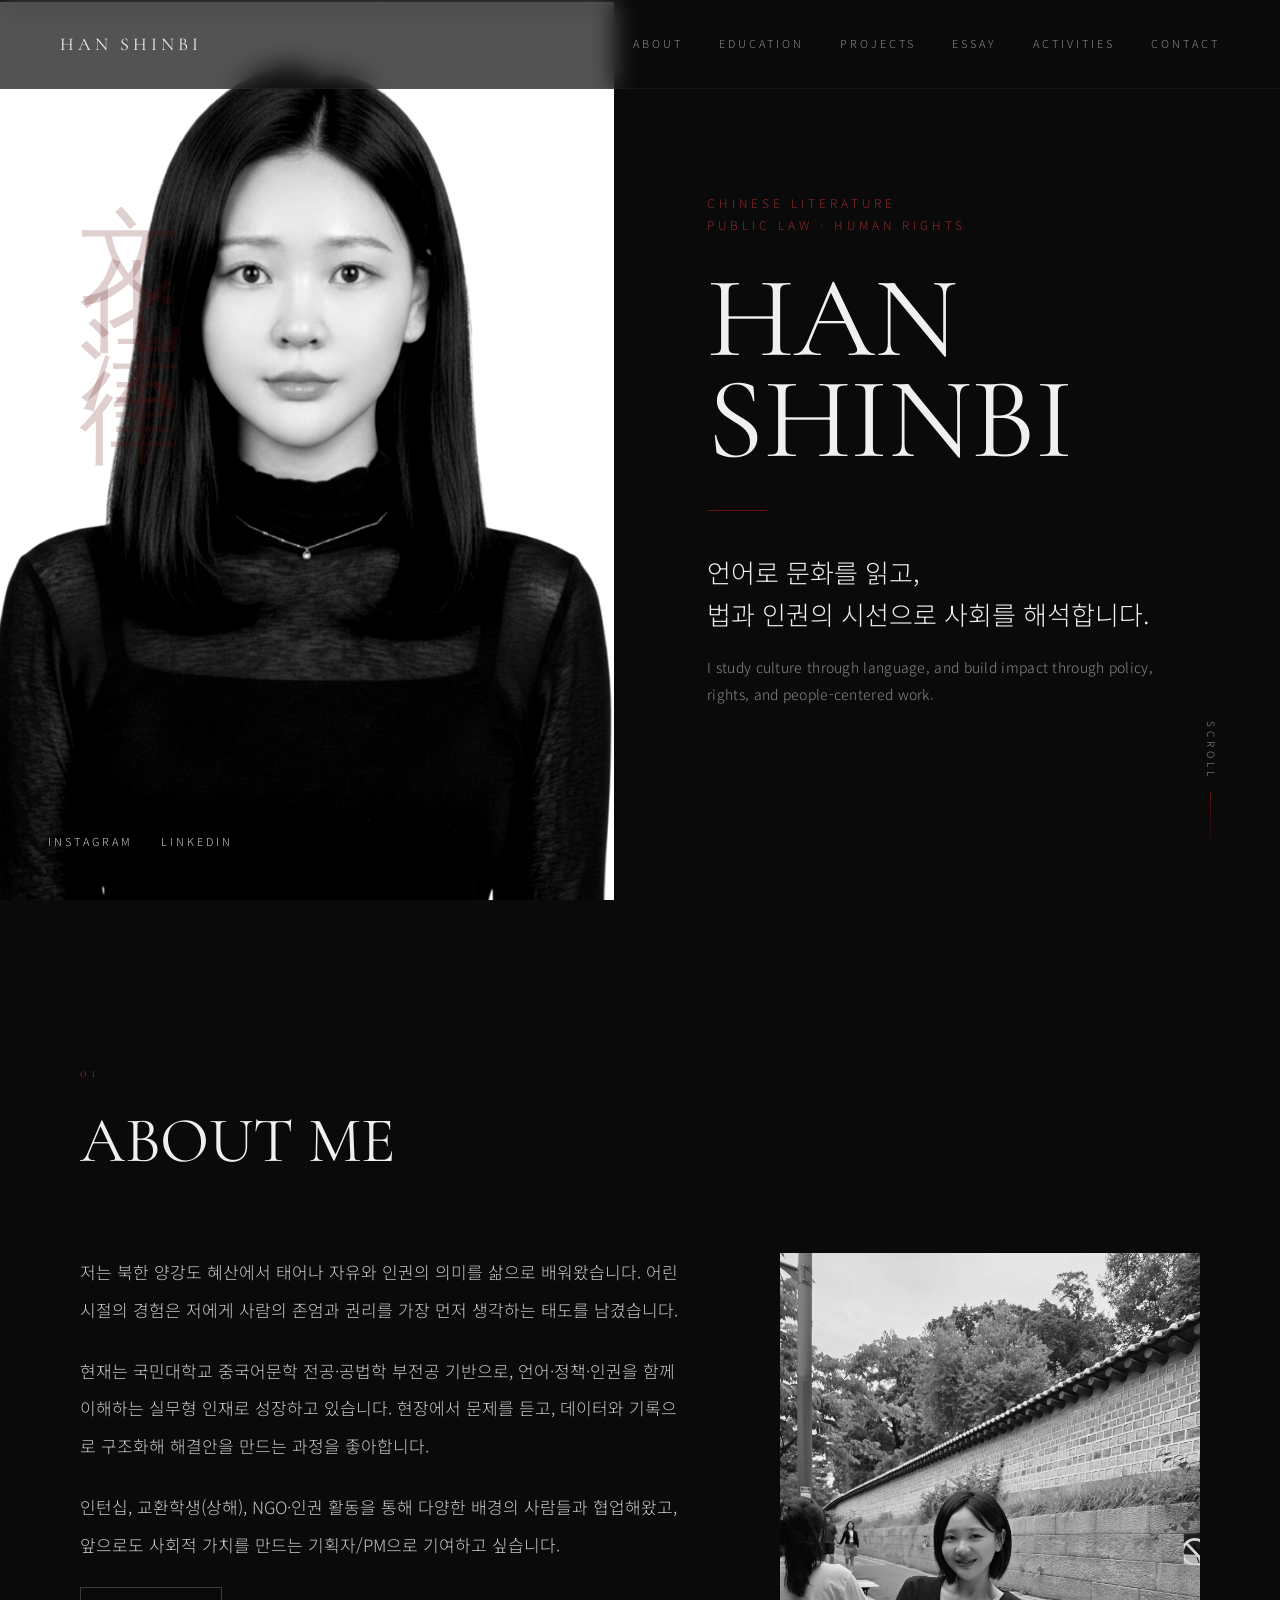
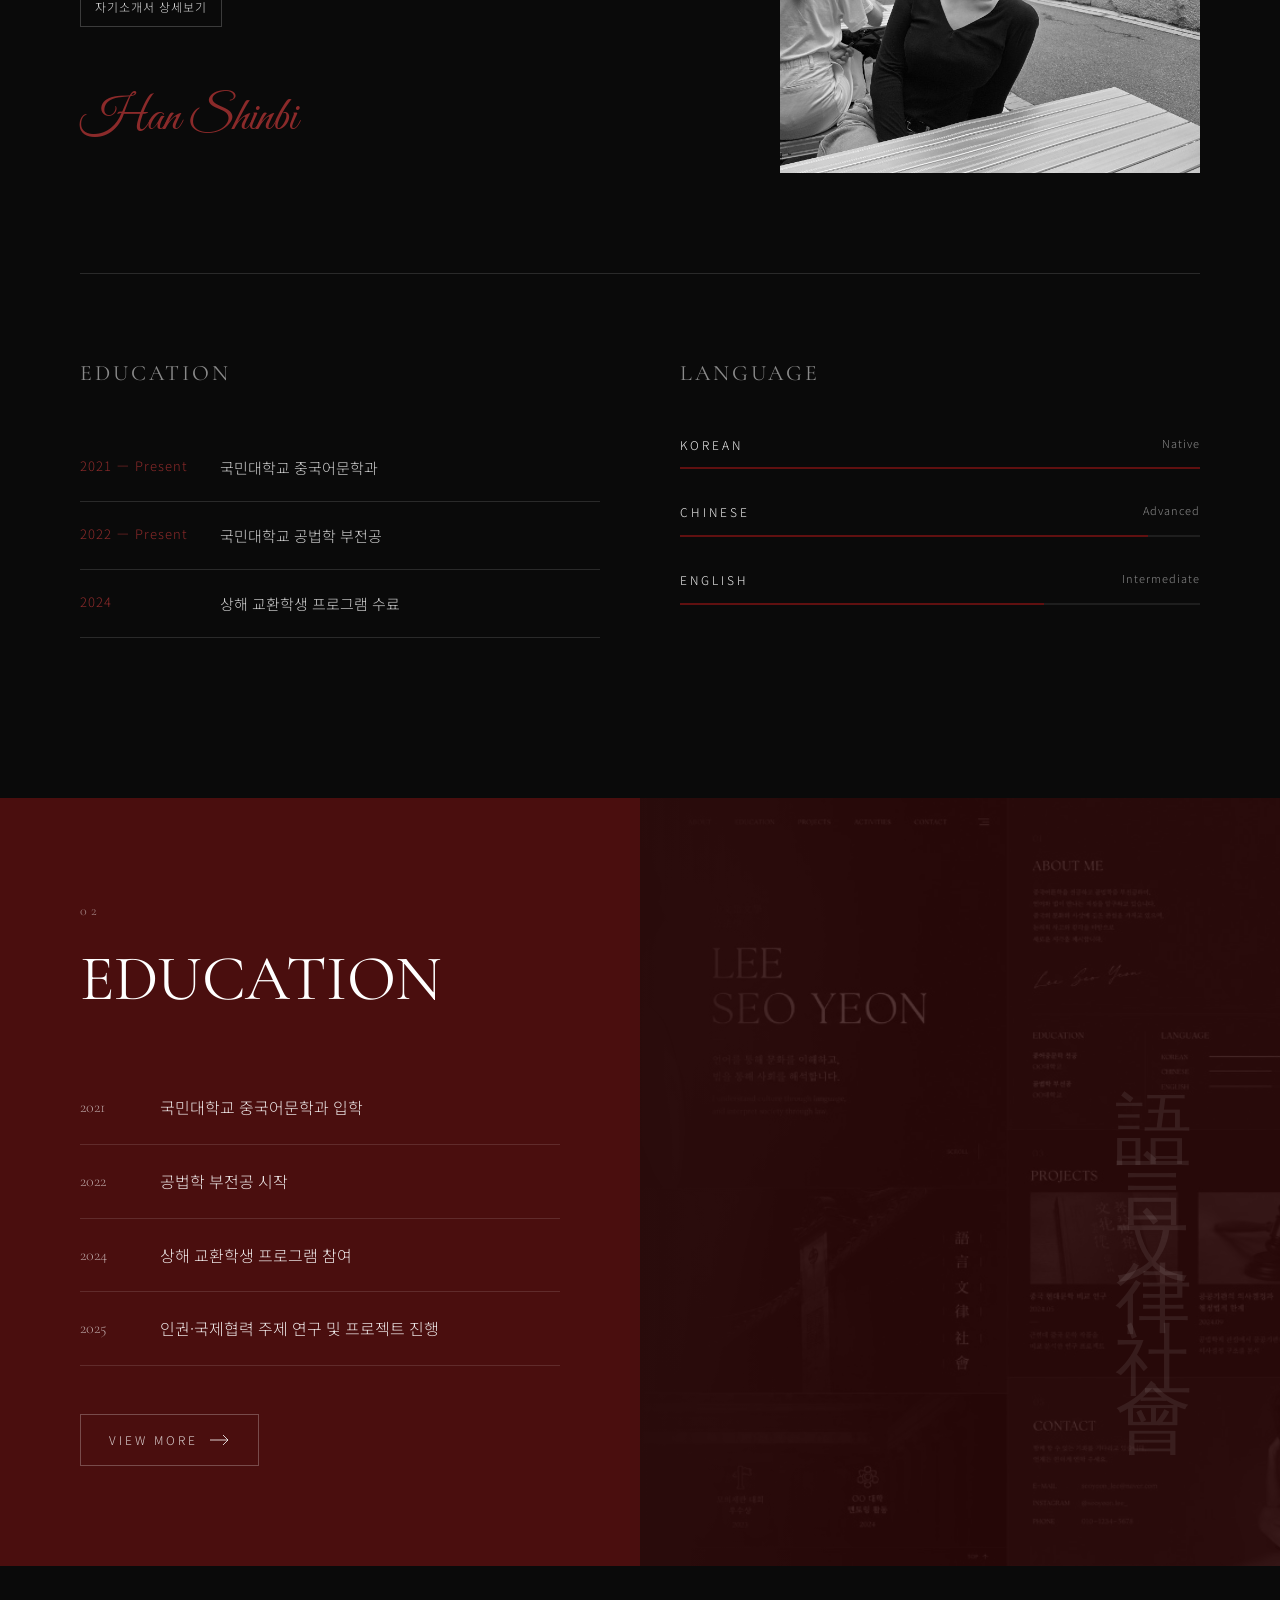
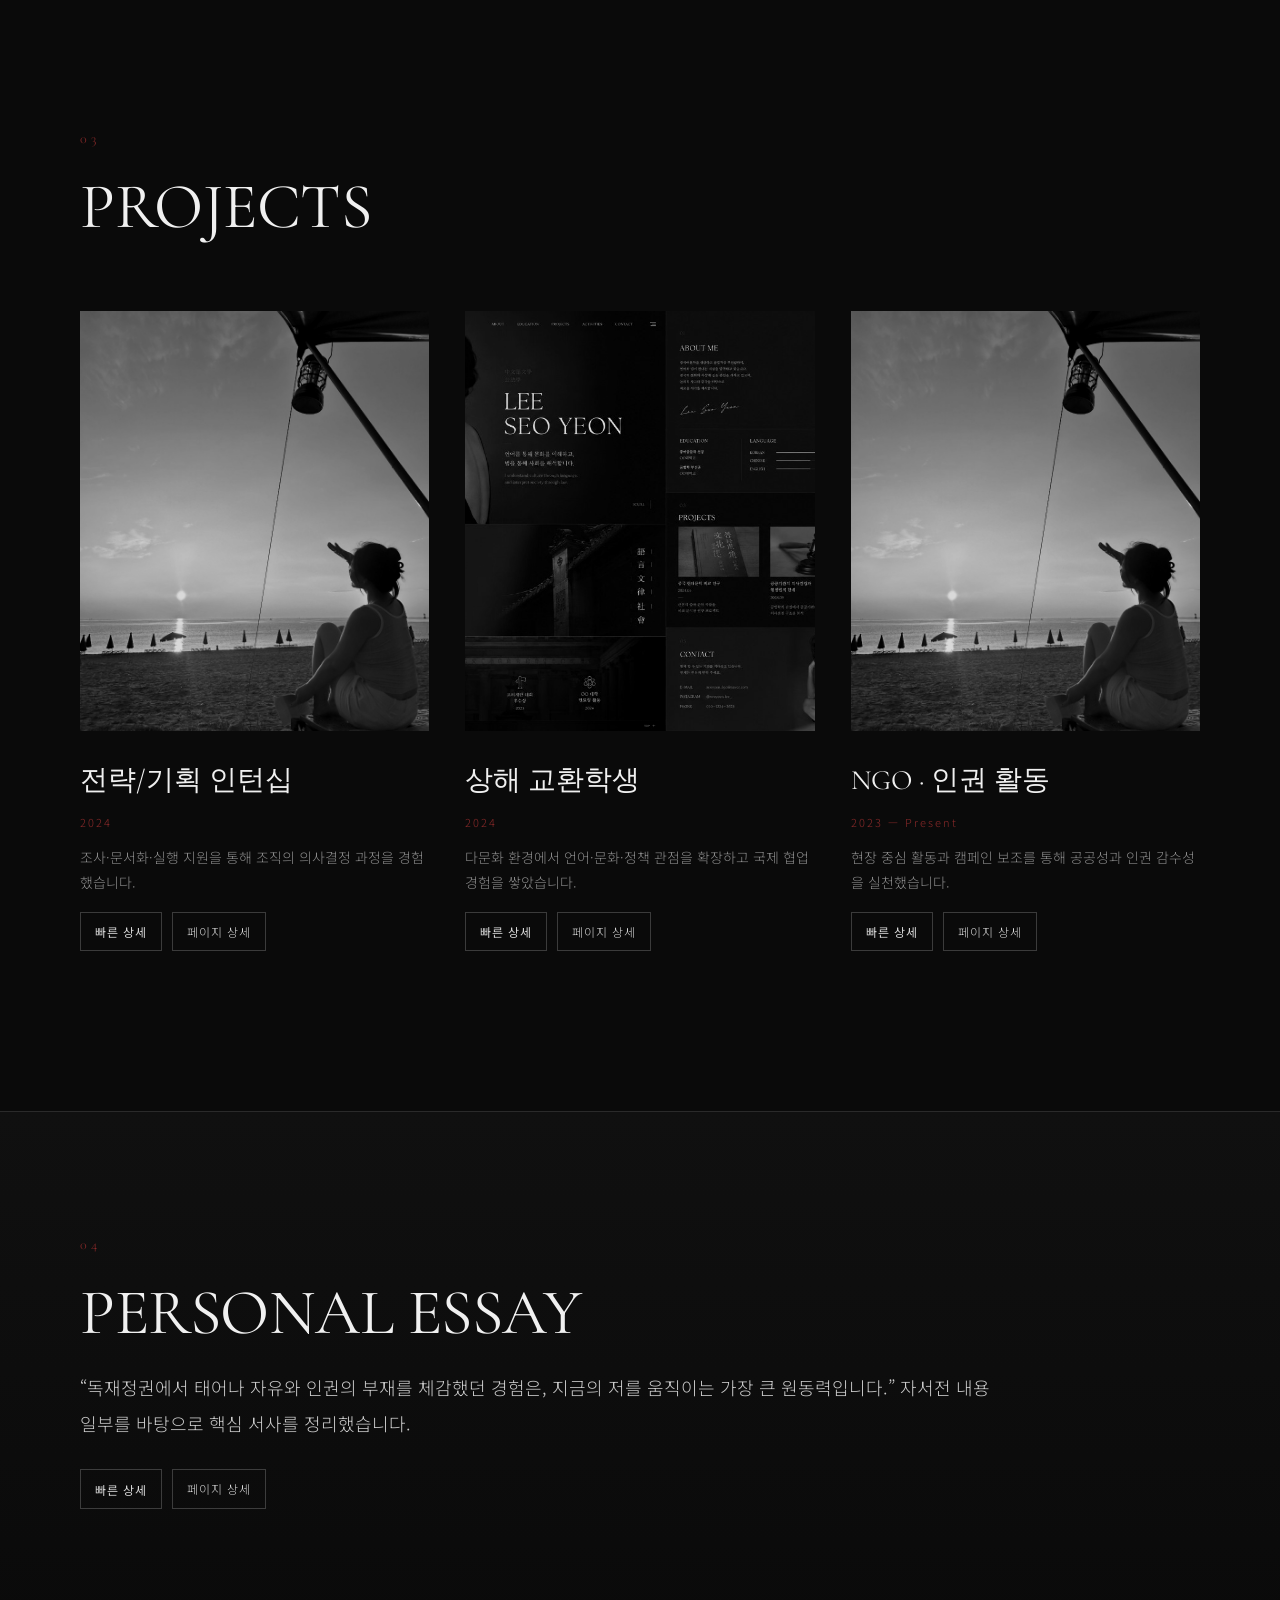
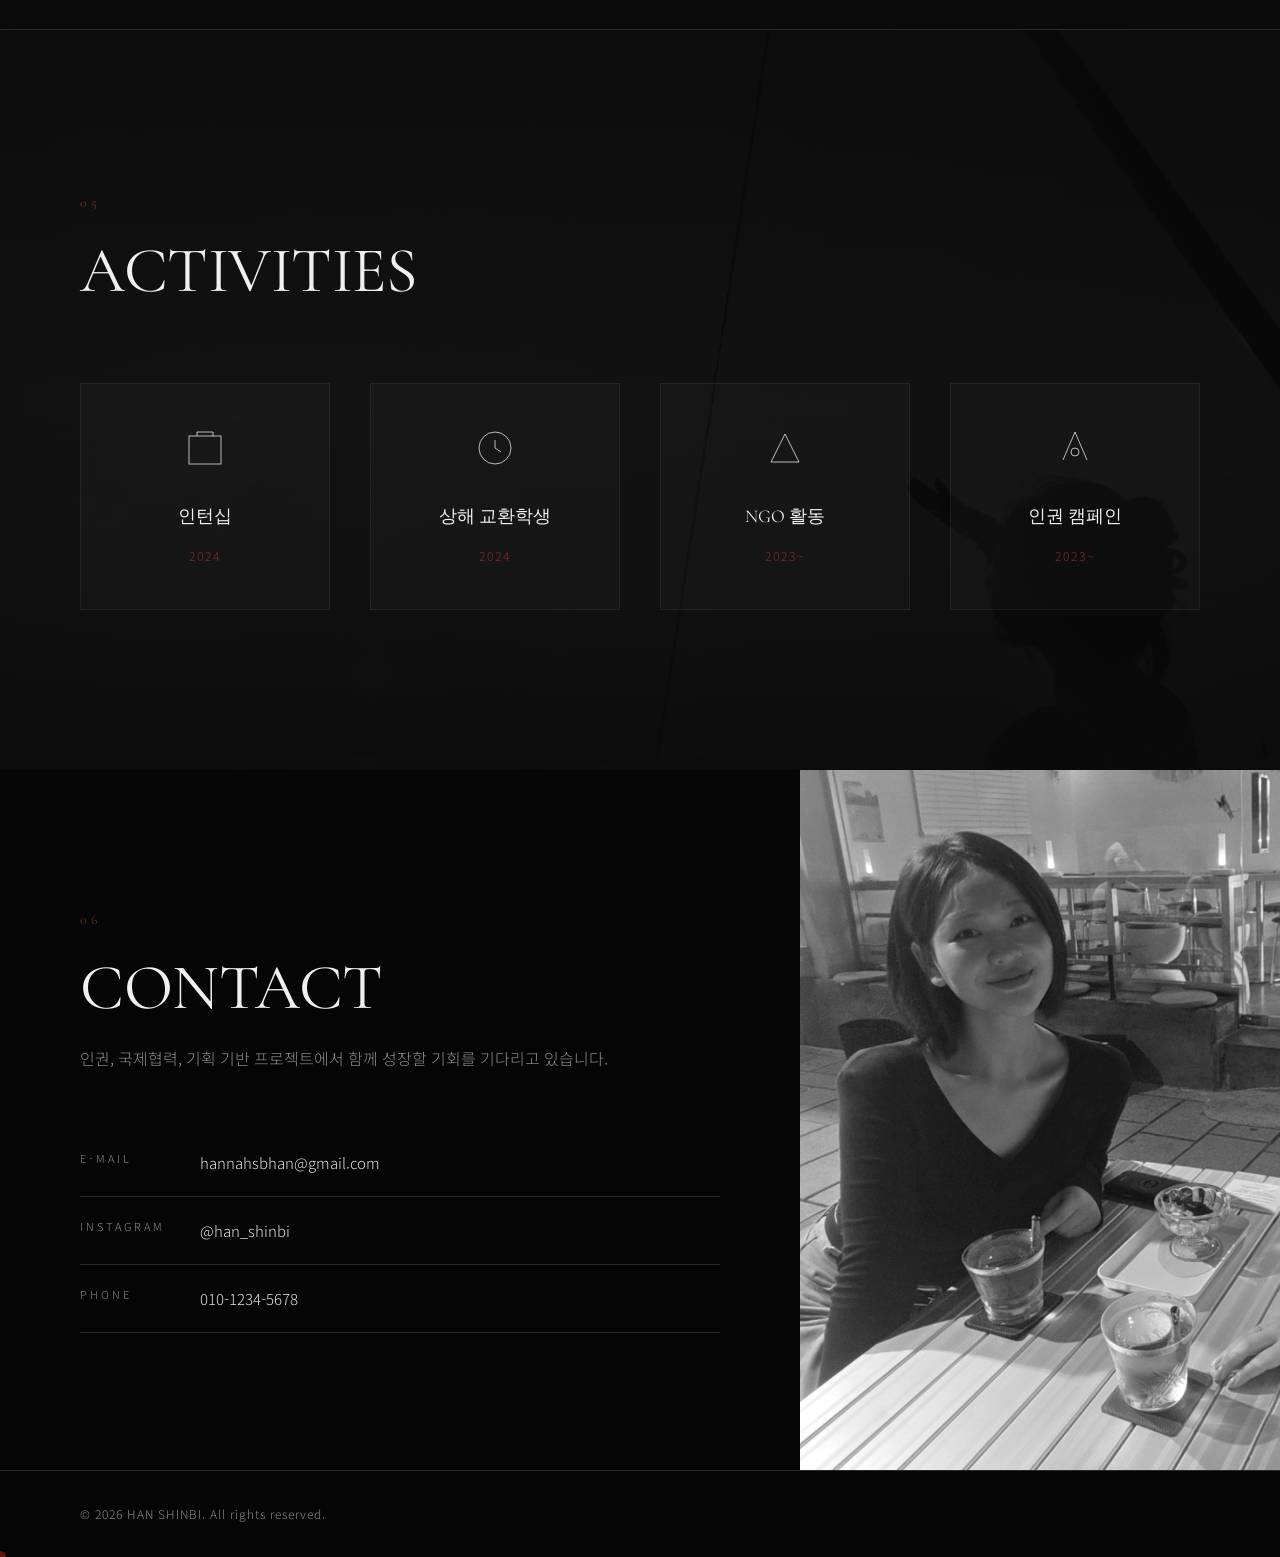
<file: index.html>
<!DOCTYPE html>
<html lang="ko">
<head>
  <meta charset="UTF-8">
  <meta name="viewport" content="width=device-width, initial-scale=1.0">
  <title>HAN SHINBI | Portfolio</title>

  <!-- [초보자용 주석] 폰트는 아래 링크에서 교체 가능합니다 -->
  <link rel="preconnect" href="https://fonts.googleapis.com">
  <link rel="preconnect" href="https://fonts.gstatic.com" crossorigin>
  <link href="https://fonts.googleapis.com/css2?family=Cormorant+Garamond:wght@400;500;600;700&family=Great+Vibes&family=Noto+Sans+KR:wght@300;400;500;700&display=swap" rel="stylesheet">

  <link rel="stylesheet" href="./css/style.css">
</head>
<body>

  <!-- [초보자용 주석] 상단 고정 헤더 -->
  <header class="header">
    <div class="logo">HAN SHINBI</div>
    <button class="menu-toggle" aria-label="메뉴 열기" aria-expanded="false">
      <span></span>
      <span></span>
      <span></span>
    </button>
    <nav class="nav">
      <a href="#about">ABOUT</a>
      <a href="#education">EDUCATION</a>
      <a href="#projects">PROJECTS</a>
      <a href="#essay">ESSAY</a>
      <a href="#activities">ACTIVITIES</a>
      <a href="#contact">CONTACT</a>
    </nav>
  </header>

  <main>
    <!-- [초보자용 주석] 메인 비주얼: 첫 레퍼런스 사진 느낌 -->
    <section class="hero" id="hero">
      <div class="hero-left">
        <div class="vertical-text">文 化 法 律</div>
        <img src="./assets/images/profile-main1.jpg" alt="HAN SHINBI 메인 사진" class="hero-image">
        <div class="hero-social">
          <a href="#">INSTAGRAM</a>
          <a href="#">LINKEDIN</a>
        </div>
      </div>

      <div class="hero-right">
        <div class="hero-content">
          <span class="hero-kicker">Chinese Literature<br>Public Law · Human Rights</span>
          <h1 class="hero-title">HAN<br>SHINBI</h1>
          <div class="hero-line"></div>
          <p class="hero-desc">언어로 문화를 읽고,<br>법과 인권의 시선으로 사회를 해석합니다.</p>
          <p class="hero-desc-en">I study culture through language, and build impact through policy, rights, and people-centered work.</p>
        </div>

        <div class="scroll-indicator">
          <span>SCROLL</span>
          <div class="scroll-line"></div>
        </div>
      </div>
    </section>

    <!-- [초보자용 주석] ABOUT 영역 -->
    <section class="about" id="about">
      <div class="about-header">
        <span class="section-number">01</span>
        <h2>ABOUT ME</h2>
      </div>

      <div class="about-main">
        <div class="about-content">
          <!-- [초보자용 주석] 아래 문단은 자서전 기반 요약 자기소개 -->
          <p>저는 북한 양강도 혜산에서 태어나 자유와 인권의 의미를 삶으로 배워왔습니다. 어린 시절의 경험은 저에게 사람의 존엄과 권리를 가장 먼저 생각하는 태도를 남겼습니다.</p>
          <p>현재는 국민대학교 중국어문학 전공·공법학 부전공 기반으로, 언어·정책·인권을 함께 이해하는 실무형 인재로 성장하고 있습니다. 현장에서 문제를 듣고, 데이터와 기록으로 구조화해 해결안을 만드는 과정을 좋아합니다.</p>
          <p>인턴십, 교환학생(상해), NGO·인권 활동을 통해 다양한 배경의 사람들과 협업해왔고, 앞으로도 사회적 가치를 만드는 기획자/PM으로 기여하고 싶습니다.</p>

          <!-- [초보자용 주석] 자기소개서 상세 페이지 이동 버튼 -->
          <a class="detail-link" href="./details.html?type=essay">자기소개서 상세보기</a>
          <div class="signature">Han Shinbi</div>
        </div>

        <div class="about-image">
          <img src="./assets/images/profile-side.jpg" alt="HAN SHINBI 프로필">
        </div>
      </div>

      <div class="about-bottom">
        <div class="about-edu-brief">
          <h3>EDUCATION</h3>
          <div class="edu-brief-item">
            <span>2021 — Present</span>
            <p>국민대학교 중국어문학과</p>
          </div>
          <div class="edu-brief-item">
            <span>2022 — Present</span>
            <p>국민대학교 공법학 부전공</p>
          </div>
          <div class="edu-brief-item">
            <span>2024</span>
            <p>상해 교환학생 프로그램 수료</p>
          </div>
        </div>

        <div class="language">
          <h3>LANGUAGE</h3>
          <div class="skill">
            <div class="skill-header"><span>KOREAN</span><span class="skill-level">Native</span></div>
            <div class="bar"><div class="fill fill100"></div></div>
          </div>
          <div class="skill">
            <div class="skill-header"><span>CHINESE</span><span class="skill-level">Advanced</span></div>
            <div class="bar"><div class="fill fill90"></div></div>
          </div>
          <div class="skill">
            <div class="skill-header"><span>ENGLISH</span><span class="skill-level">Intermediate</span></div>
            <div class="bar"><div class="fill fill70"></div></div>
          </div>
        </div>
      </div>
    </section>

    <!-- [초보자용 주석] EDUCATION 영역 -->
    <section class="education-full" id="education">
      <div class="education-split">
        <div class="education-panel">
          <span class="section-number light">02</span>
          <h2>EDUCATION</h2>
          <div class="edu-timeline">
            <div class="edu-item"><span>2021</span><p>국민대학교 중국어문학과 입학</p></div>
            <div class="edu-item"><span>2022</span><p>공법학 부전공 시작</p></div>
            <div class="edu-item"><span>2024</span><p>상해 교환학생 프로그램 참여</p></div>
            <div class="edu-item"><span>2025</span><p>인권·국제협력 주제 연구 및 프로젝트 진행</p></div>
          </div>
          <a href="#projects" class="view-more">VIEW MORE
            <svg width="20" height="12" viewBox="0 0 20 12" fill="none" aria-hidden="true">
              <path d="M0 6H18M18 6L13 1M18 6L13 11" stroke="currentColor" stroke-width="1"/>
            </svg>
          </a>
        </div>
        <div class="education-visual">
          <div class="vertical-hanja">語 言 文 律 社 會</div>
        </div>
      </div>
    </section>

    <!-- [초보자용 주석] PROJECTS/INTERNSHIP 카드 -->
    <section class="projects" id="projects">
      <span class="section-number">03</span>
      <h2>PROJECTS</h2>
      <div class="project-grid">
        <!-- [초보자용 주석] data-project 값만 바꾸면 모달 내용 연결 가능 -->
        <article class="project-card">
          <div class="project-image-wrap"><img src="./assets/images/project1.jpg" alt="인턴십 프로젝트"></div>
          <h3>전략/기획 인턴십</h3>
          <span>2024</span>
          <p>조사·문서화·실행 지원을 통해 조직의 의사결정 과정을 경험했습니다.</p>
          <div class="card-actions">
            <button class="open-modal-btn" data-project="intern">빠른 상세</button>
            <a class="detail-link" href="./details.html?type=intern">페이지 상세</a>
          </div>
        </article>

        <article class="project-card">
          <div class="project-image-wrap"><img src="./assets/images/project2.jpg" alt="상해 교환학생"></div>
          <h3>상해 교환학생</h3>
          <span>2024</span>
          <p>다문화 환경에서 언어·문화·정책 관점을 확장하고 국제 협업 경험을 쌓았습니다.</p>
          <div class="card-actions">
            <button class="open-modal-btn" data-project="shanghai">빠른 상세</button>
            <a class="detail-link" href="./details.html?type=shanghai">페이지 상세</a>
          </div>
        </article>

        <article class="project-card">
          <div class="project-image-wrap"><img src="./assets/images/project3.jpg" alt="NGO 인권활동"></div>
          <h3>NGO · 인권 활동</h3>
          <span>2023 — Present</span>
          <p>현장 중심 활동과 캠페인 보조를 통해 공공성과 인권 감수성을 실천했습니다.</p>
          <div class="card-actions">
            <button class="open-modal-btn" data-project="ngo">빠른 상세</button>
            <a class="detail-link" href="./details.html?type=ngo">페이지 상세</a>
          </div>
        </article>
      </div>
    </section>

    <!-- [초보자용 주석] 자소서 미리보기 섹션 -->
    <section class="essay-preview" id="essay">
      <span class="section-number">04</span>
      <h2>PERSONAL ESSAY</h2>
      <p class="essay-summary">
        “독재정권에서 태어나 자유와 인권의 부재를 체감했던 경험은, 지금의 저를 움직이는 가장 큰 원동력입니다.”
        자서전 내용 일부를 바탕으로 핵심 서사를 정리했습니다.
      </p>
      <div class="card-actions">
        <button class="open-modal-btn" data-project="essay">빠른 상세</button>
        <a class="detail-link" href="./details.html?type=essay">페이지 상세</a>
      </div>
    </section>

    <!-- [초보자용 주석] 활동 섹션 -->
    <section class="activities" id="activities">
      <div class="activities-overlay"></div>
      <div class="activities-content">
        <span class="section-number">05</span>
        <h2>ACTIVITIES</h2>
        <div class="activity-grid">
          <article class="activity-icon-item"><div class="activity-icon"><svg viewBox="0 0 48 48" fill="none"><rect x="8" y="12" width="32" height="28" stroke="currentColor" stroke-width="1"/><path d="M16 12V8H32V12" stroke="currentColor" stroke-width="1"/></svg></div><h3>인턴십</h3><span>2024</span></article>
          <article class="activity-icon-item"><div class="activity-icon"><svg viewBox="0 0 48 48" fill="none"><circle cx="24" cy="24" r="16" stroke="currentColor" stroke-width="1"/><path d="M24 16V24L30 28" stroke="currentColor" stroke-width="1"/></svg></div><h3>상해 교환학생</h3><span>2024</span></article>
          <article class="activity-icon-item"><div class="activity-icon"><svg viewBox="0 0 48 48" fill="none"><path d="M10 38L24 10L38 38H10Z" stroke="currentColor" stroke-width="1"/></svg></div><h3>NGO 활동</h3><span>2023~</span></article>
          <article class="activity-icon-item"><div class="activity-icon"><svg viewBox="0 0 48 48" fill="none"><path d="M12 36L24 8L36 36" stroke="currentColor" stroke-width="1"/><circle cx="24" cy="28" r="4" stroke="currentColor" stroke-width="1"/></svg></div><h3>인권 캠페인</h3><span>2023~</span></article>
          <!-- [초보자용 주석] 아래처럼 활동 카드 복사해서 추가 가능 -->
          <!--
          <article class="activity-icon-item">
            <div class="activity-icon">아이콘</div>
            <h3>추가 활동명</h3>
            <span>연도</span>
          </article>
          -->
        </div>
      </div>
    </section>

    <!-- [초보자용 주석] 연락처 -->
    <section class="contact" id="contact">
      <div class="contact-left">
        <span class="section-number">06</span>
        <h2>CONTACT</h2>
        <p>인권, 국제협력, 기획 기반 프로젝트에서 함께 성장할 기회를 기다리고 있습니다.</p>
        <div class="contact-list">
          <a href="mailto:hannahsbhan@gmail.com"><span class="contact-label">E-MAIL</span><span class="contact-value">hannahsbhan@gmail.com</span></a>
          <a href="#"><span class="contact-label">INSTAGRAM</span><span class="contact-value">@han_shinbi</span></a>
          <a href="tel:+821012345678"><span class="contact-label">PHONE</span><span class="contact-value">010-1234-5678</span></a>
        </div>
      </div>
      <div class="contact-right"><img src="./assets/images/profile-contact.jpg" alt="HAN SHINBI 연락처 사진"></div>
    </section>
  </main>

  <footer class="footer">
    <p>© 2026 HAN SHINBI. All rights reserved.</p>
    <button class="back-to-top" aria-label="맨 위로">
      TOP
      <svg width="12" height="16" viewBox="0 0 12 16" fill="none" aria-hidden="true">
        <path d="M6 15V1M6 1L1 6M6 1L11 6" stroke="currentColor" stroke-width="1"/>
      </svg>
    </button>
  </footer>

  <!-- [초보자용 주석] 프로젝트/자소서 빠른 상세 모달 -->
  <div class="modal-overlay" id="detailModal" aria-hidden="true">
    <div class="modal-card">
      <button class="modal-close" id="modalClose" aria-label="모달 닫기">×</button>
      <h3 id="modalTitle">상세 제목</h3>
      <p id="modalMeta">연도</p>
      <p id="modalBody">상세 내용</p>
      <a id="modalLink" class="detail-link" href="./details.html" target="_self">자세한 페이지 보기</a>
    </div>
  </div>

  <script src="./js/main.js"></script>
</body>
</html>
</file>
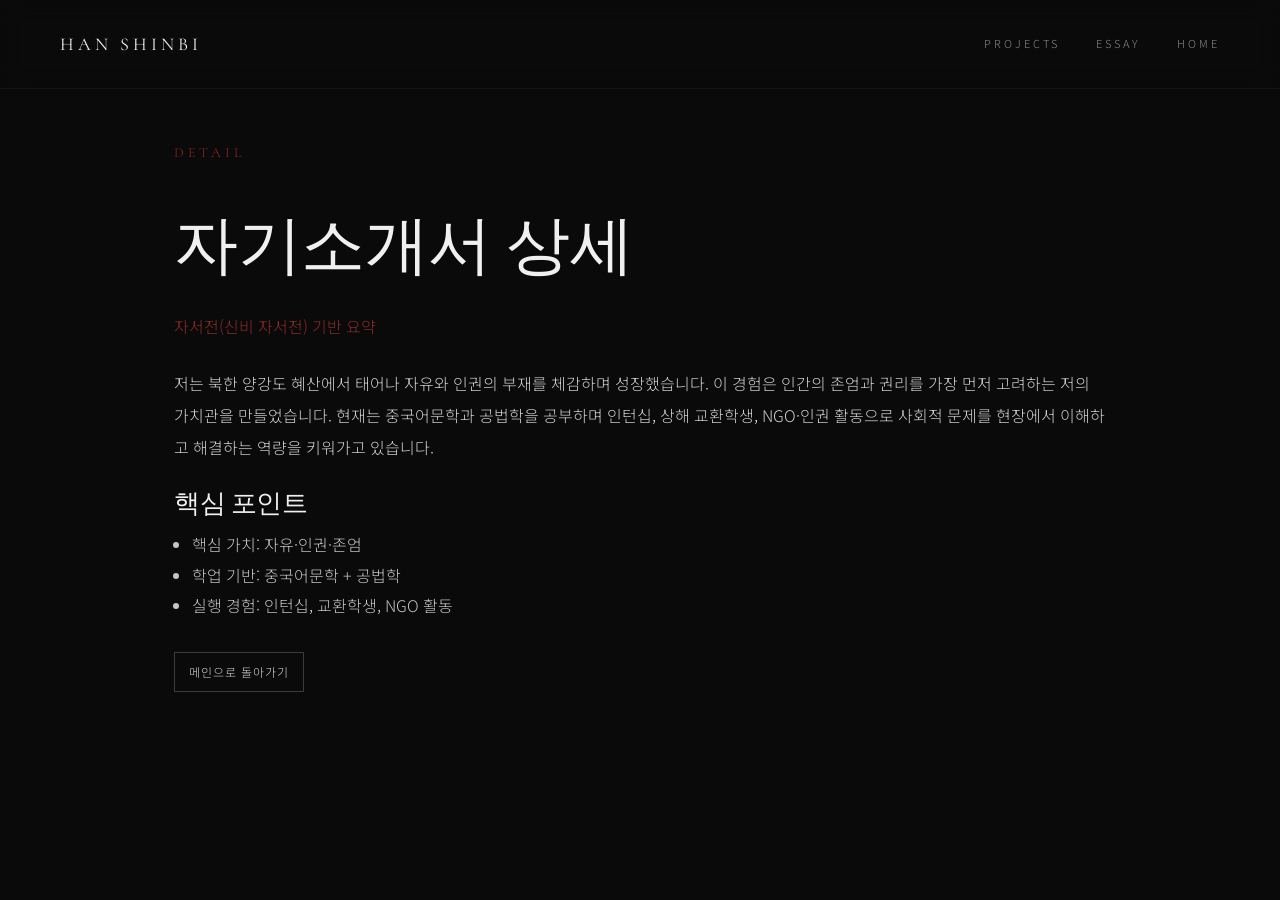
<file: details.html>
<!DOCTYPE html>
<html lang="ko">
<head>
  <meta charset="UTF-8">
  <meta name="viewport" content="width=device-width, initial-scale=1.0">
  <title>HAN SHINBI | Detail</title>
  <link rel="preconnect" href="https://fonts.googleapis.com">
  <link rel="preconnect" href="https://fonts.gstatic.com" crossorigin>
  <link href="https://fonts.googleapis.com/css2?family=Cormorant+Garamond:wght@400;600&family=Noto+Sans+KR:wght@300;400;500&display=swap" rel="stylesheet">
  <link rel="stylesheet" href="./css/style.css">
</head>
<body>
  <!-- [초보자용 주석] 상세 페이지 헤더 -->
  <header class="header">
    <div class="logo">HAN SHINBI</div>
    <nav class="nav open">
      <a href="./index.html#projects">PROJECTS</a>
      <a href="./index.html#essay">ESSAY</a>
      <a href="./index.html">HOME</a>
    </nav>
  </header>

  <main style="padding:140px 24px 80px; max-width:980px; margin:0 auto;">
    <span class="section-number">DETAIL</span>
    <h1 id="detailTitle" style="font-family:'Cormorant Garamond', serif; font-size:clamp(38px,5vw,68px); margin-bottom:8px;">상세 페이지</h1>
    <p id="detailMeta" style="color:#8b2a2a; margin-bottom:26px;">Meta</p>
    <p id="detailBody" style="line-height:2; color:#d0d0d0; margin-bottom:28px;">
      내용 로딩 중...
    </p>

    <h2 style="font-size:26px; margin-bottom:12px;">핵심 포인트</h2>
    <ul id="detailBullets" style="color:#c6c6c6; line-height:1.9; padding-left:18px;">
      <li>내용 로딩 중...</li>
    </ul>

    <!-- [초보자용 주석] 아래 구역은 추후 자유롭게 추가해서 확장 -->
    <!--
    <section>
      <h3>추가 섹션 제목</h3>
      <p>여기에 활동, 프로젝트, 수상 등을 더 넣을 수 있습니다.</p>
    </section>
    -->

    <div style="margin-top:32px;">
      <a class="detail-link" href="./index.html">메인으로 돌아가기</a>
    </div>
  </main>

  <script>
    // [초보자용 주석] URL 파라미터에 따라 상세 텍스트를 바꿉니다.
    const params = new URLSearchParams(window.location.search);
    const type = params.get("type") || "essay";

    const detailData = {
      intern: {
        title: "전략/기획 인턴십 상세",
        meta: "2024",
        body: "인턴십 기간 동안 조사-정리-실행의 전 과정을 경험했습니다. 자료를 빠르게 구조화해 보고서로 전환하는 역량, 유관 부서와 일정/요건을 조율하는 협업 역량을 강화했습니다.",
        bullets: [
          "시장/정책 자료 리서치 및 요약",
          "문서 초안 작성과 피드백 반영",
          "실행 단계 커뮤니케이션 지원"
        ]
      },
      shanghai: {
        title: "상해 교환학생 상세",
        meta: "2024",
        body: "상해 교환학생 경험을 통해 언어 능력뿐 아니라 다문화 협업 방식, 생활 적응력, 글로벌 시각을 키웠습니다. 수업과 팀 과제를 통해 실제 소통과 문제 해결 역량을 높였습니다.",
        bullets: [
          "중국 현지 학업/프로젝트 참여",
          "다국적 팀 협업 경험",
          "언어·문화 기반 문제해결 역량 강화"
        ]
      },
      ngo: {
        title: "NGO · 인권 활동 상세",
        meta: "2023 ~ Present",
        body: "인권 관련 활동에서 현장 운영 보조, 참여자 안내, 자료 제작과 정리 업무를 맡았습니다. 작게 시작해도 누군가의 권리 회복에 실질적으로 기여하는 경험을 쌓았습니다.",
        bullets: [
          "캠페인/행사 운영 지원",
          "자료 정리 및 커뮤니케이션",
          "인권 이슈 전달 콘텐츠 보조"
        ]
      },
      essay: {
        title: "자기소개서 상세",
        meta: "자서전(신비 자서전) 기반 요약",
        body: "저는 북한 양강도 혜산에서 태어나 자유와 인권의 부재를 체감하며 성장했습니다. 이 경험은 인간의 존엄과 권리를 가장 먼저 고려하는 저의 가치관을 만들었습니다. 현재는 중국어문학과 공법학을 공부하며 인턴십, 상해 교환학생, NGO·인권 활동으로 사회적 문제를 현장에서 이해하고 해결하는 역량을 키워가고 있습니다.",
        bullets: [
          "핵심 가치: 자유·인권·존엄",
          "학업 기반: 중국어문학 + 공법학",
          "실행 경험: 인턴십, 교환학생, NGO 활동"
        ]
      }
    };

    const selected = detailData[type] || detailData.essay;
    document.getElementById("detailTitle").textContent = selected.title;
    document.getElementById("detailMeta").textContent = selected.meta;
    document.getElementById("detailBody").textContent = selected.body;
    document.getElementById("detailBullets").innerHTML = selected.bullets.map((item) => `<li>${item}</li>`).join("");
  </script>
</body>
</html>
</file>
<file: css/style.css>
/* ==========================================================
   HAN SHINBI Editorial Portfolio
   Dark · Burgundy · Editorial
========================================================== */

/* =========================
   RESET
========================= */

* {
  margin: 0;
  padding: 0;
  box-sizing: border-box;
}

html {
  scroll-behavior: smooth;
}

body {
  background: #0a0a0a;
  color: #f0f0f0;
  font-family: 'Noto Sans KR', sans-serif;
  font-weight: 300;
  overflow-x: hidden;
  line-height: 1.8;
}

img {
  display: block;
  max-width: 100%;
}

a {
  text-decoration: none;
  color: inherit;
}

button {
  border: none;
  background: none;
  cursor: pointer;
  font-family: inherit;
}

::selection {
  background: #601010;
  color: #ffffff;
}

/* =========================
   ROOT
========================= */

:root {
  --bg: #0a0a0a;
  --bg-dark: #050505;
  --card: #111111;
  --text: #f0f0f0;
  --sub: #8a8a8a;
  --line: #2a2a2a;
  --accent: #601010;
  --accent-dark: #4a0e0e;
  --accent-light: #8b2a2a;
  --container: 1400px;
  --transition: 0.4s ease;
}

/* =========================
   TYPOGRAPHY
========================= */

h1,
h2,
h3,
.logo {
  font-family: 'Cormorant Garamond', serif;
  font-weight: 400;
  letter-spacing: -0.5px;
}

h2 {
  font-size: clamp(40px, 5vw, 72px);
  line-height: 1;
}

h3 {
  font-family: 'Cormorant Garamond', serif;
  font-size: 22px;
  letter-spacing: 3px;
  font-weight: 400;
}

.section-number {
  display: block;
  color: var(--accent-light);
  font-family: 'Cormorant Garamond', serif;
  font-size: 14px;
  letter-spacing: 4px;
  margin-bottom: 24px;
}

.section-number.light {
  color: rgba(255, 255, 255, 0.5);
}

/* =========================
   HEADER
========================= */

.header {
  position: fixed;
  top: 0;
  left: 0;
  width: 100%;
  z-index: 999;
  display: flex;
  justify-content: space-between;
  align-items: center;
  padding: 28px 60px;
  backdrop-filter: blur(12px);
  background: rgba(10, 10, 10, 0.7);
  border-bottom: 1px solid rgba(255, 255, 255, 0.04);
  transition: var(--transition);
}

.logo {
  font-size: 18px;
  letter-spacing: 4px;
  font-weight: 400;
}

.nav {
  display: flex;
  gap: 36px;
}

.nav a {
  font-size: 11px;
  letter-spacing: 3px;
  color: var(--sub);
  transition: var(--transition);
}

.nav a:hover,
.nav a.active-link {
  color: #ffffff;
}

.menu-toggle {
  display: none;
  flex-direction: column;
  gap: 6px;
  padding: 4px;
  z-index: 1001;
}

.menu-toggle span {
  display: block;
  width: 24px;
  height: 1px;
  background: #ffffff;
  transition: var(--transition);
}

.menu-toggle.active span:nth-child(1) {
  transform: rotate(45deg) translate(5px, 5px);
}

.menu-toggle.active span:nth-child(2) {
  opacity: 0;
}

.menu-toggle.active span:nth-child(3) {
  transform: rotate(-45deg) translate(5px, -5px);
}

/* =========================
   HERO
========================= */

.hero {
  display: grid;
  grid-template-columns: 48% 52%;
  min-height: 100vh;
}

.hero-left {
  position: relative;
  overflow: hidden;
}

.hero-image {
  width: 100%;
  height: 100vh;
  object-fit: cover;
  object-position: center top;
  filter: grayscale(100%) contrast(1.1);
}

.vertical-text {
  position: absolute;
  top: 120px;
  left: 36px;
  z-index: 3;
  writing-mode: vertical-rl;
  font-size: clamp(60px, 8vw, 110px);
  color: rgba(96, 16, 16, 0.2);
  font-family: 'Cormorant Garamond', serif;
  letter-spacing: 16px;
  pointer-events: none;
}

.hero-social {
  position: absolute;
  bottom: 48px;
  left: 48px;
  display: flex;
  gap: 28px;
  z-index: 5;
}

.hero-social a {
  font-size: 11px;
  letter-spacing: 3px;
  color: rgba(255, 255, 255, 0.8);
  transition: var(--transition);
}

.hero-social a:hover {
  color: #ffffff;
}

.hero-right {
  position: relative;
  display: flex;
  justify-content: center;
  align-items: center;
  padding: 100px 80px;
  background: var(--bg);
}

.hero-content {
  max-width: 480px;
}

.hero-kicker {
  display: block;
  color: var(--accent-light);
  font-size: 12px;
  letter-spacing: 4px;
  text-transform: uppercase;
  margin-bottom: 32px;
}

.hero-title {
  font-size: clamp(56px, 9vw, 130px);
  line-height: 0.88;
  margin-bottom: 40px;
}

.hero-line {
  width: 60px;
  height: 1px;
  background: var(--accent);
  margin-bottom: 40px;
}

.hero-desc {
  font-size: clamp(20px, 2.5vw, 26px);
  line-height: 1.6;
  margin-bottom: 20px;
  font-weight: 300;
}

.hero-desc-en {
  color: var(--sub);
  font-size: 14px;
  line-height: 1.9;
  letter-spacing: 0.3px;
}

.scroll-indicator {
  position: absolute;
  bottom: 48px;
  right: 60px;
  display: flex;
  flex-direction: column;
  align-items: center;
  gap: 12px;
}

.scroll-indicator span {
  font-size: 10px;
  letter-spacing: 4px;
  color: var(--sub);
  writing-mode: vertical-rl;
}

.scroll-line {
  width: 1px;
  height: 60px;
  background: linear-gradient(to bottom, var(--accent), transparent);
  animation: scrollPulse 2s ease infinite;
}

@keyframes scrollPulse {
  0%, 100% { opacity: 0.4; transform: scaleY(0.8); }
  50% { opacity: 1; transform: scaleY(1); }
}

/* =========================
   ABOUT
========================= */

.about {
  padding: 160px 80px;
  background: var(--bg);
}

.about-header {
  margin-bottom: 80px;
}

.about-header h2 {
  margin-top: 8px;
}

.about-main {
  display: grid;
  grid-template-columns: 1fr 420px;
  gap: 100px;
  align-items: start;
  margin-bottom: 100px;
}

.about-content p {
  font-size: 17px;
  line-height: 2.2;
  color: #c8c8c8;
  margin-bottom: 24px;
}

.signature {
  margin-top: 48px;
  font-size: 48px;
  font-family: 'Great Vibes', cursive;
  color: var(--accent-light);
  font-weight: 400;
}

.about-image img {
  width: 100%;
  height: 520px;
  object-fit: cover;
  object-position: center top;
  filter: grayscale(100%) contrast(1.05);
}

.about-bottom {
  display: grid;
  grid-template-columns: 1fr 1fr;
  gap: 80px;
  padding-top: 80px;
  border-top: 1px solid var(--line);
}

.about-edu-brief h3,
.language h3 {
  margin-bottom: 40px;
  color: var(--sub);
}

.edu-brief-item {
  display: grid;
  grid-template-columns: 140px 1fr;
  padding: 20px 0;
  border-bottom: 1px solid var(--line);
}

.edu-brief-item span {
  color: var(--accent-light);
  font-size: 13px;
  letter-spacing: 1px;
}

.edu-brief-item p {
  font-size: 15px;
  color: #d0d0d0;
}

.skill {
  margin-bottom: 32px;
}

.skill-header {
  display: flex;
  justify-content: space-between;
  margin-bottom: 12px;
}

.skill-header span:first-child {
  font-size: 12px;
  letter-spacing: 3px;
}

.skill-level {
  font-size: 11px;
  color: var(--sub);
  letter-spacing: 1px;
}

.bar {
  width: 100%;
  height: 2px;
  background: #1e1e1e;
  position: relative;
}

.fill {
  height: 100%;
  background: var(--accent);
  transition: width 1.2s ease;
}

.fill100 { width: 100%; }
.fill90 { width: 90%; }
.fill80 { width: 80%; }
.fill70 { width: 70%; }

/* =========================
   EDUCATION FULL
========================= */

.education-full {
  background: var(--accent-dark);
}

.education-split {
  display: grid;
  grid-template-columns: 1fr 1fr;
  min-height: 600px;
}

.education-panel {
  padding: 100px 80px;
  display: flex;
  flex-direction: column;
  justify-content: center;
}

.education-panel h2 {
  margin-bottom: 60px;
  color: #ffffff;
}

.edu-timeline {
  margin-bottom: 48px;
}

.edu-item {
  display: grid;
  grid-template-columns: 80px 1fr;
  padding: 22px 0;
  border-bottom: 1px solid rgba(255, 255, 255, 0.12);
}

.edu-item span {
  color: rgba(255, 255, 255, 0.6);
  font-size: 16px;
  font-family: 'Cormorant Garamond', serif;
}

.edu-item p {
  font-size: 16px;
  color: rgba(255, 255, 255, 0.9);
}

.view-more {
  display: inline-flex;
  align-items: center;
  gap: 12px;
  font-size: 12px;
  letter-spacing: 3px;
  color: rgba(255, 255, 255, 0.8);
  border: 1px solid rgba(255, 255, 255, 0.25);
  padding: 14px 28px;
  transition: var(--transition);
  align-self: flex-start;
}

.view-more:hover {
  background: rgba(255, 255, 255, 0.08);
  color: #ffffff;
}

.education-visual {
  position: relative;
  overflow: hidden;
}

.education-visual::before {
  content: '';
  position: absolute;
  inset: 0;
  background:
    linear-gradient(to right, var(--accent-dark) 0%, transparent 30%),
    url('../assets/images/project2.jpg') center / cover no-repeat;
  filter: grayscale(100%) brightness(0.35);
  z-index: 0;
}

.education-visual::after {
  content: '';
  position: absolute;
  inset: 0;
  background: rgba(74, 14, 14, 0.5);
  z-index: 1;
}

.vertical-hanja {
  position: absolute;
  right: 60px;
  top: 50%;
  transform: translateY(-50%);
  z-index: 3;
  writing-mode: vertical-rl;
  font-size: clamp(48px, 6vw, 90px);
  font-family: 'Cormorant Garamond', serif;
  color: rgba(255, 255, 255, 0.08);
  letter-spacing: 20px;
}

/* =========================
   PROJECTS
========================= */

.projects {
  padding: 160px 80px;
  background: var(--bg);
}

.projects h2 {
  margin-bottom: 72px;
}

.project-grid {
  display: grid;
  grid-template-columns: repeat(3, 1fr);
  gap: 36px;
}

.project-card {
  transition: var(--transition);
}

.project-image-wrap {
  overflow: hidden;
  margin-bottom: 24px;
}

.project-card img {
  width: 100%;
  height: 420px;
  object-fit: cover;
  filter: grayscale(100%) contrast(1.05) brightness(0.85);
  transition: transform 0.7s ease, filter 0.5s ease;
}

.project-card:hover img {
  transform: scale(1.04);
  filter: grayscale(60%) contrast(1.05) brightness(0.9);
}

.project-card h3 {
  font-size: 28px;
  margin-bottom: 8px;
  letter-spacing: 0;
}

.project-card span {
  display: block;
  color: var(--accent-light);
  margin-bottom: 12px;
  letter-spacing: 2px;
  font-size: 11px;
}

.project-card p {
  color: var(--sub);
  font-size: 14px;
  line-height: 1.8;
}

/* [초보자용 주석] 카드 하단 버튼 영역 */
.card-actions {
  display: flex;
  gap: 10px;
  margin-top: 16px;
}

.open-modal-btn,
.detail-link {
  display: inline-flex;
  align-items: center;
  justify-content: center;
  border: 1px solid rgba(255, 255, 255, 0.2);
  color: #d7d7d7;
  background: transparent;
  padding: 8px 14px;
  font-size: 12px;
  letter-spacing: 1px;
  transition: var(--transition);
}

.open-modal-btn:hover,
.detail-link:hover {
  border-color: rgba(96, 16, 16, 0.8);
  background: rgba(96, 16, 16, 0.18);
  color: #ffffff;
}

/* [초보자용 주석] 자소서 미리보기 영역 */
.essay-preview {
  padding: 120px 80px;
  border-top: 1px solid var(--line);
  border-bottom: 1px solid var(--line);
  background: linear-gradient(180deg, #101010 0%, #0a0a0a 100%);
}

.essay-preview h2 {
  margin-bottom: 24px;
}

.essay-summary {
  max-width: 920px;
  font-size: 18px;
  line-height: 2;
  color: #cccccc;
  margin-bottom: 28px;
}

/* =========================
   ACTIVITIES
========================= */

.activities {
  position: relative;
  padding: 160px 80px;
  overflow: hidden;
}

.activities::before {
  content: '';
  position: absolute;
  inset: 0;
  background: url('../assets/images/project1.jpg') center / cover no-repeat;
  filter: grayscale(100%) brightness(0.2);
  z-index: 0;
}

.activities-overlay {
  position: absolute;
  inset: 0;
  background: linear-gradient(
    to bottom,
    rgba(10, 10, 10, 0.85) 0%,
    rgba(10, 10, 10, 0.7) 50%,
    rgba(10, 10, 10, 0.9) 100%
  );
  z-index: 1;
}

.activities-content {
  position: relative;
  z-index: 2;
}

.activities h2 {
  margin-bottom: 80px;
}

.activity-grid {
  display: grid;
  grid-template-columns: repeat(4, 1fr);
  gap: 40px;
}

.activity-icon-item {
  text-align: center;
  padding: 40px 20px;
  border: 1px solid rgba(255, 255, 255, 0.06);
  background: rgba(255, 255, 255, 0.02);
  transition: var(--transition);
}

.activity-icon-item:hover {
  border-color: rgba(96, 16, 16, 0.4);
  background: rgba(96, 16, 16, 0.08);
}

.activity-icon {
  width: 48px;
  height: 48px;
  margin: 0 auto 28px;
  color: rgba(255, 255, 255, 0.7);
}

.activity-icon svg {
  width: 100%;
  height: 100%;
}

.activity-icon-item h3 {
  font-size: 18px;
  margin-bottom: 8px;
  letter-spacing: 0;
}

.activity-icon-item span {
  font-size: 12px;
  color: var(--accent-light);
  letter-spacing: 2px;
}

/* =========================
   CONTACT
========================= */

.contact {
  display: grid;
  grid-template-columns: 1fr 480px;
  min-height: 700px;
  background: var(--bg-dark);
}

.contact-left {
  display: flex;
  flex-direction: column;
  justify-content: center;
  padding: 100px 80px;
}

.contact-left h2 {
  margin-bottom: 24px;
}

.contact-left > p {
  color: var(--sub);
  font-size: 16px;
  margin-bottom: 56px;
  line-height: 1.8;
}

.contact-list {
  display: flex;
  flex-direction: column;
  gap: 0;
}

.contact-list a {
  display: grid;
  grid-template-columns: 120px 1fr;
  padding: 20px 0;
  border-bottom: 1px solid var(--line);
  transition: var(--transition);
}

.contact-list a:hover {
  padding-left: 12px;
}

.contact-list a:hover .contact-value {
  color: var(--accent-light);
}

.contact-label {
  font-size: 11px;
  letter-spacing: 3px;
  color: var(--sub);
}

.contact-value {
  font-size: 15px;
  color: #e0e0e0;
  transition: var(--transition);
}

.contact-right {
  overflow: hidden;
}

.contact-right img {
  width: 100%;
  height: 100%;
  object-fit: cover;
  object-position: center;
  filter: grayscale(100%) contrast(1.05);
}

/* =========================
   FOOTER
========================= */

.footer {
  display: flex;
  justify-content: space-between;
  align-items: center;
  padding: 32px 80px;
  border-top: 1px solid var(--line);
  background: var(--bg-dark);
}

.footer p {
  color: var(--sub);
  font-size: 12px;
  letter-spacing: 1px;
}

.back-to-top {
  display: flex;
  align-items: center;
  gap: 8px;
  font-size: 11px;
  letter-spacing: 3px;
  color: var(--sub);
  transition: var(--transition);
  opacity: 0;
  pointer-events: none;
}

.back-to-top.visible {
  opacity: 1;
  pointer-events: auto;
}

.back-to-top:hover {
  color: #ffffff;
}

/* [초보자용 주석] 상세 모달 스타일 */
.modal-overlay {
  position: fixed;
  inset: 0;
  background: rgba(0, 0, 0, 0.72);
  display: grid;
  place-items: center;
  z-index: 9999;
  opacity: 0;
  pointer-events: none;
  transition: var(--transition);
}

.modal-overlay.open {
  opacity: 1;
  pointer-events: auto;
}

.modal-card {
  position: relative;
  width: min(760px, 92vw);
  background: #121212;
  border: 1px solid rgba(255, 255, 255, 0.12);
  padding: 36px;
}

.modal-card h3 {
  font-size: clamp(28px, 4vw, 42px);
  margin-bottom: 8px;
}

#modalMeta {
  color: var(--accent-light);
  font-size: 13px;
  margin-bottom: 20px;
}

#modalBody {
  color: #d0d0d0;
  line-height: 1.9;
  margin-bottom: 24px;
}

.modal-close {
  position: absolute;
  top: 10px;
  right: 12px;
  font-size: 30px;
  color: #d7d7d7;
}

/* =========================
   SCROLL ANIMATION
========================= */

.reveal {
  opacity: 0;
  transform: translateY(40px);
  transition: 0.9s ease;
}

.reveal.active {
  opacity: 1;
  transform: translateY(0);
}

/* =========================
   CUSTOM CURSOR
========================= */

.custom-cursor {
  width: 12px;
  height: 12px;
  border-radius: 50%;
  background: var(--accent);
  position: fixed;
  pointer-events: none;
  z-index: 99999;
  transform: translate(-50%, -50%);
  mix-blend-mode: screen;
  transition: transform 0.15s ease;
}

/* =========================
   RESPONSIVE
========================= */

@media (max-width: 1200px) {
  .hero {
    grid-template-columns: 1fr;
  }

  .hero-image {
    height: 60vh;
  }

  .hero-right {
    padding: 80px 50px;
    min-height: auto;
  }

  .about-main {
    grid-template-columns: 1fr;
    gap: 60px;
  }

  .about-image img {
    height: 400px;
  }

  .education-split {
    grid-template-columns: 1fr;
  }

  .education-visual {
    min-height: 300px;
  }

  .project-grid {
    grid-template-columns: repeat(2, 1fr);
  }

  .activity-grid {
    grid-template-columns: repeat(2, 1fr);
  }

  .contact {
    grid-template-columns: 1fr;
  }

  .contact-right {
    height: 450px;
  }
}

@media (max-width: 768px) {
  .header {
    padding: 20px 24px;
  }

  .menu-toggle {
    display: flex;
  }

  .nav {
    position: fixed;
    inset: 0;
    background: rgba(10, 10, 10, 0.97);
    flex-direction: column;
    justify-content: center;
    align-items: center;
    gap: 32px;
    opacity: 0;
    pointer-events: none;
    transition: var(--transition);
  }

  .nav.open {
    opacity: 1;
    pointer-events: auto;
  }

  .nav a {
    font-size: 14px;
  }

  .hero-image {
    height: 50vh;
  }

  .hero-right {
    padding: 60px 30px;
  }

  .scroll-indicator {
    display: none;
  }

  .vertical-text {
    display: none;
  }

  .about,
  .projects,
  .activities,
  .essay-preview {
    padding: 100px 30px;
  }

  .hero-kicker {
    font-size: 11px;
  }

  .hero-desc {
    font-size: 18px;
  }

  .hero-desc-en {
    font-size: 13px;
  }

  .about-content p {
    font-size: 15px;
    line-height: 1.95;
  }

  .essay-summary {
    font-size: 16px;
  }

  .about-bottom {
    grid-template-columns: 1fr;
    gap: 60px;
  }

  .education-panel {
    padding: 80px 30px;
  }

  .project-grid {
    grid-template-columns: 1fr;
  }

  .project-card img {
    height: 320px;
  }

  .activity-grid {
    grid-template-columns: 1fr 1fr;
    gap: 20px;
  }

  .contact-left {
    padding: 80px 30px;
  }

  .contact-right {
    height: 350px;
  }

  .footer {
    padding: 24px 30px;
  }

  .custom-cursor {
    display: none;
  }
}

@media (max-width: 480px) {
  .hero-title {
    font-size: 44px;
  }

  .hero-desc {
    font-size: 16px;
  }

  .hero-desc-en {
    font-size: 12px;
  }

  .about,
  .projects,
  .activities,
  .essay-preview {
    padding: 80px 20px;
  }

  .about-content p {
    font-size: 14px;
  }

  .essay-summary {
    font-size: 14px;
  }

  .open-modal-btn,
  .detail-link {
    font-size: 11px;
    padding: 7px 11px;
  }

  .edu-brief-item {
    grid-template-columns: 1fr;
    gap: 4px;
  }

  .activity-grid {
    grid-template-columns: 1fr;
  }

  .contact-list a {
    grid-template-columns: 1fr;
    gap: 4px;
  }
}
</file>
